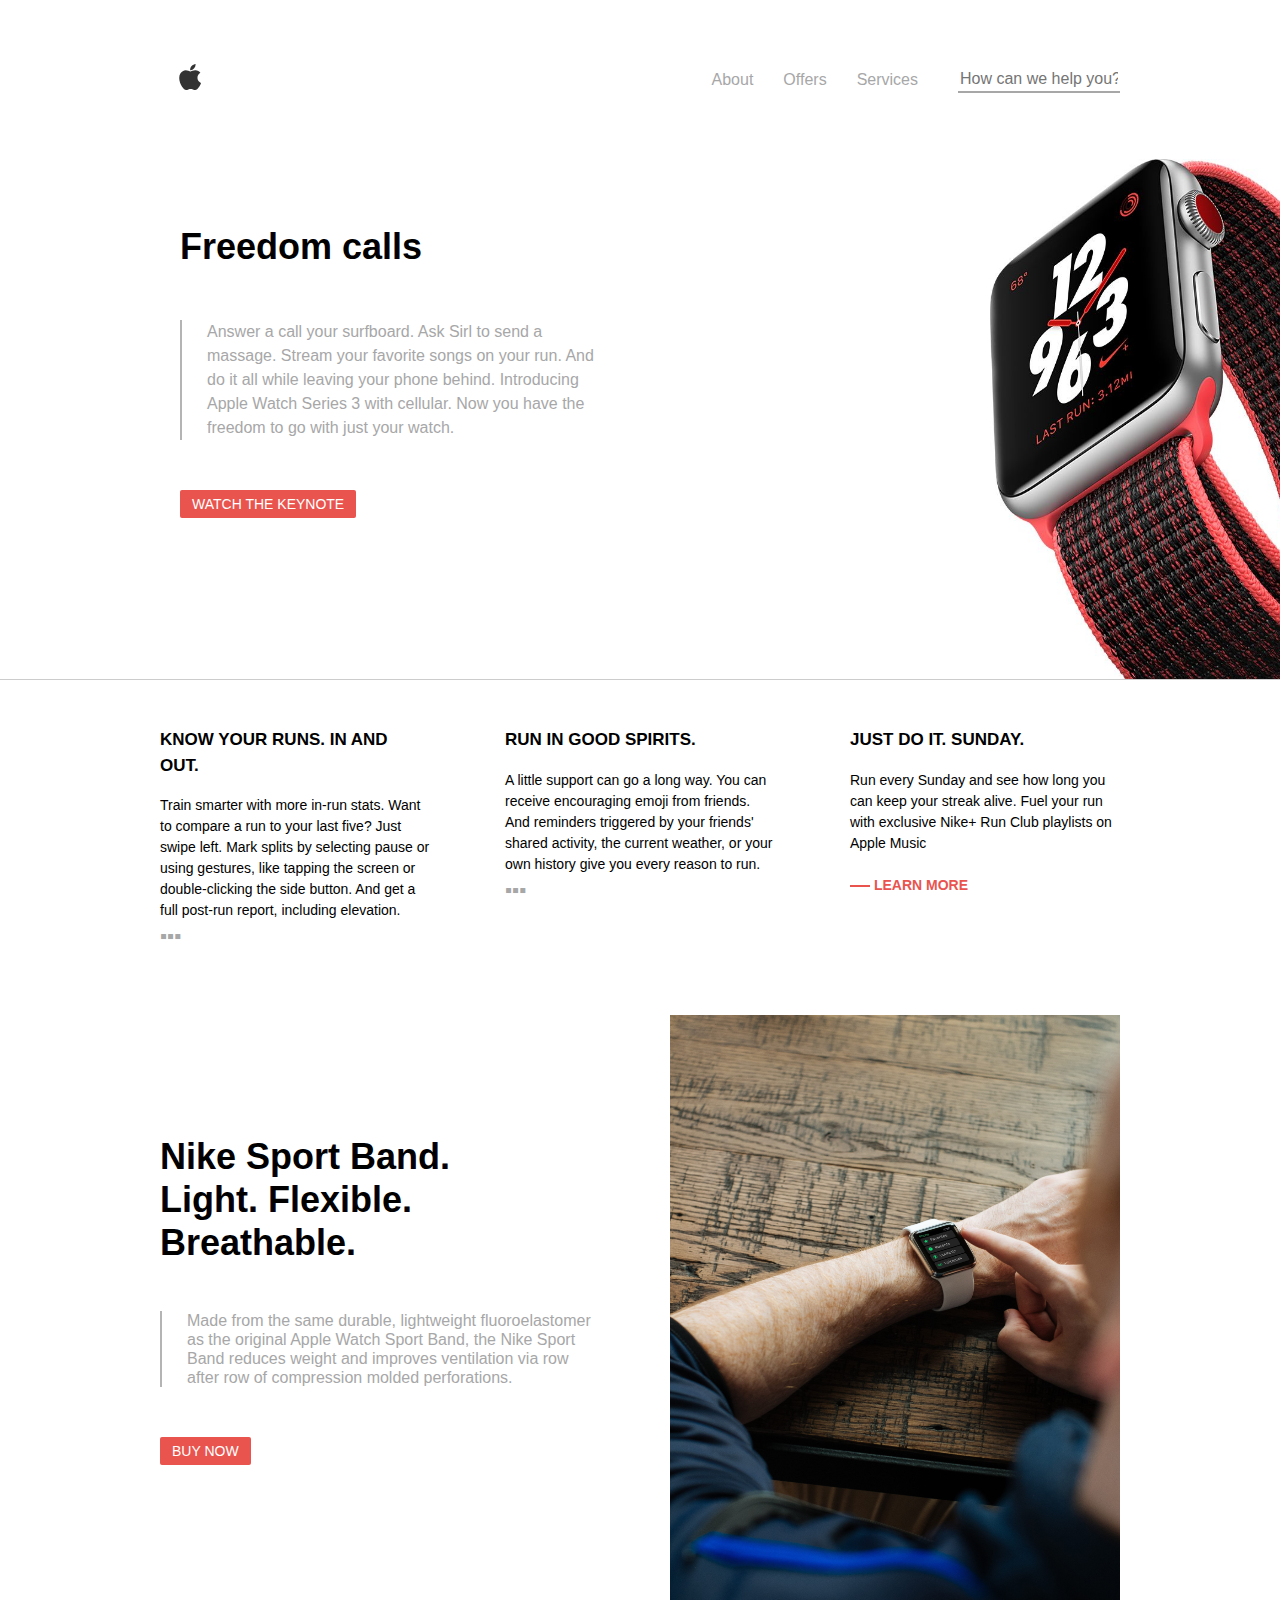
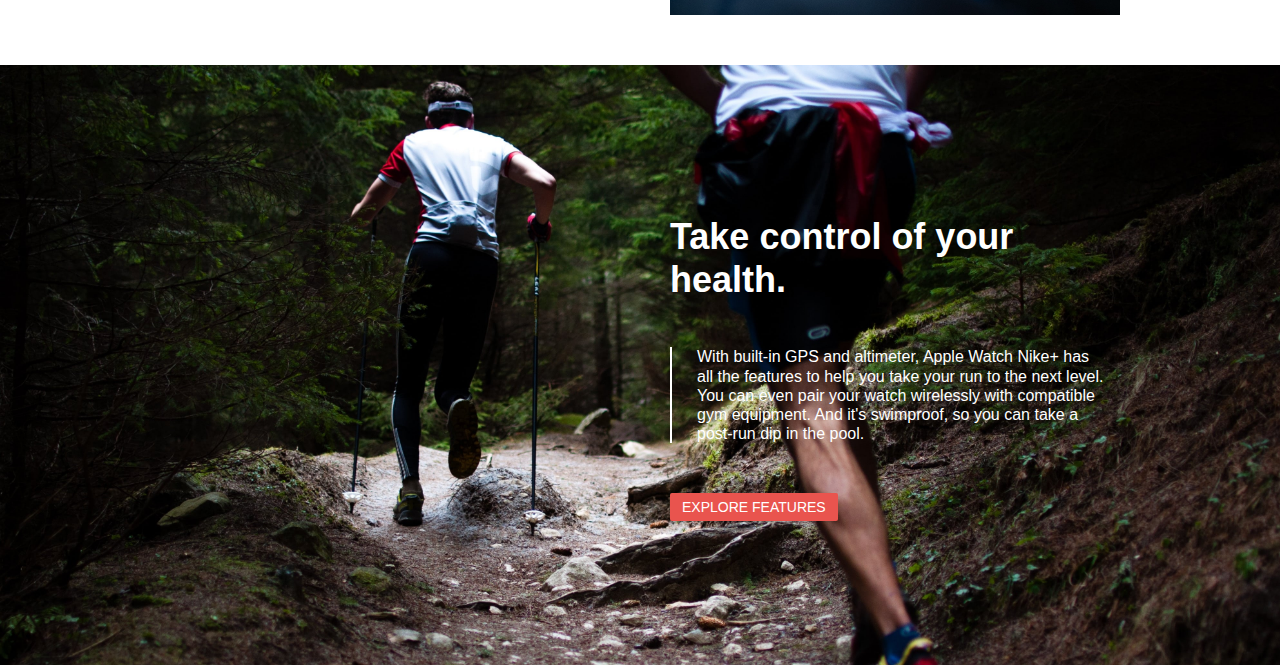
<file: index.html>
<!DOCTYPE html>
<html lang="en">

<head>
  <meta charset="UTF-8">
  <meta http-equiv="X-UA-Compatible" content="IE=edge">
  <meta name="viewport" content="width=device-width, initial-scale=1.0">
  <title>Freedom Calls</title>
  <link rel="stylesheet" href="css/main.css">
</head>

<body>
  <!-- SITE HEADER -->
  <header class="header">
    <div class="container">

      <div class="header__header-wrapper">
        <a class="header__logo-link" href="./mark-zuckerberg.html"><img class="header__logo-img" src="./img/logo.svg"
            alt="apple-logo" width="60" height="60"></a>

        <div class="header__navbar">
          <nav class="header__nav">
            <ul class="header__list">
              <li class="header__item"><a class="header__item-link" href="#">About</a></li>
              <li class="header__item"><a class="header__item-link" href="#">Offers</a></li>
              <li class="header__item"><a class="header__item-link" href="#">Services</a></li>
            </ul>
          </nav>

          <form action="https:/echo.htmlacademy.ru">
            <label for="question">
              <input class="header__input" type="text" name="question" placeholder="How can we help you?"
                autocomplete="off">
            </label>
          </form>
        </div>
      </div>

      <section class="hero-section">
        <div class="container">
          <div class="hero-section__hero-wrapper">
            <h2 class="hero-section__h2">Freedom calls</h2>

            <p class="hero-section__text">Answer a call your surfboard. Ask Sirl to send a massage. Stream your favorite
              songs on your run. And do it all while leaving your phone behind. Introducing Apple Watch Series 3 with
              cellular. Now you have the freedom to go with just your watch.</p>

            <button class="hero-section__button">WATCH THE KEYNOTE</button>
          </div>
        </div>
      </section>

    </div>
  </header>

  <!-- SITE MAIN -->
  <main class="main">
    <section class="section-2">
      <div class="container">
        <div class="section-2__sec2-wrapper">
          <div class="section-2__first-div">
            <h3 class="section-2__h3">KNOW YOUR RUNS. IN AND OUT.</h3>
            <p class="section-2__text-view">Train smarter with more in-run stats. Want to compare a run to your last
              five? Just swipe left. Mark splits by selecting pause or using gestures, like tapping the screen or
              double-clicking the side button. And get a full post-run report, including elevation.<br>
              <span class="section-2__span">▪▪▪</span>
            </p>
          </div>

          <div class="section-2__first-div">
            <h3 class="section-2__h3">RUN IN GOOD SPIRITS.</h3>
            <p class="section-2__text-view">A little support can go a long way. You can receive encouraging emoji from
              friends. And reminders triggered by your friends' shared activity, the current weather, or your own
              history give you every reason to run.<br>
              <span class="section-2__span">▪▪▪</span>
            </p>
          </div>

          <div class="section-2__first-div">
            <h3 class="section-2__h3">JUST DO IT. SUNDAY.</h3>

            <p class="section-2__text-view">Run every Sunday and see how long you can keep your streak alive. Fuel your
              run with exclusive Nike+ Run Club playlists on Apple Music<br><br>
              <a class="section-2__link" href="#"> LEARN MORE</a>
            </p>
          </div>

        </div>
      </div>
    </section>

    <section class="section-3">
      <div class="container">
        <div class="section-3__section3-wrapper">
          <h2 class="section-3__sec3-h2">Nike Sport Band. Light. Flexible. Breathable.</h2>

          <p class="section-3__sec3-text">Made from the same durable, lightweight fluoroelastomer as the original Apple
            Watch Sport Band, the Nike Sport Band reduces weight and improves ventilation via row after row of
            compression molded perforations.</p>

          <button class="section-3__sec3-btn">BUY NOW</button>
        </div>
      </div>
    </section>

    <section class="section-4">
      <div class="container">
        <div class="section-4__wrapper">
          <h2 class="section-4__sec3-h2">Take control of your health.</h2>

          <p class="section-4__sec3-text">With built-in GPS and altimeter, Apple Watch Nike+ has all the features to
            help you take your run to the next level. You can even pair your watch wirelessly with compatible gym
            equipment. And it's swimproof, so you can take a post-run dip in the pool.</p>

          <button class="section-4__sec3-btn">EXPLORE FEATURES</button>

        </div>
      </div>
    </section>


  </main>
</body>

</html>
</file>
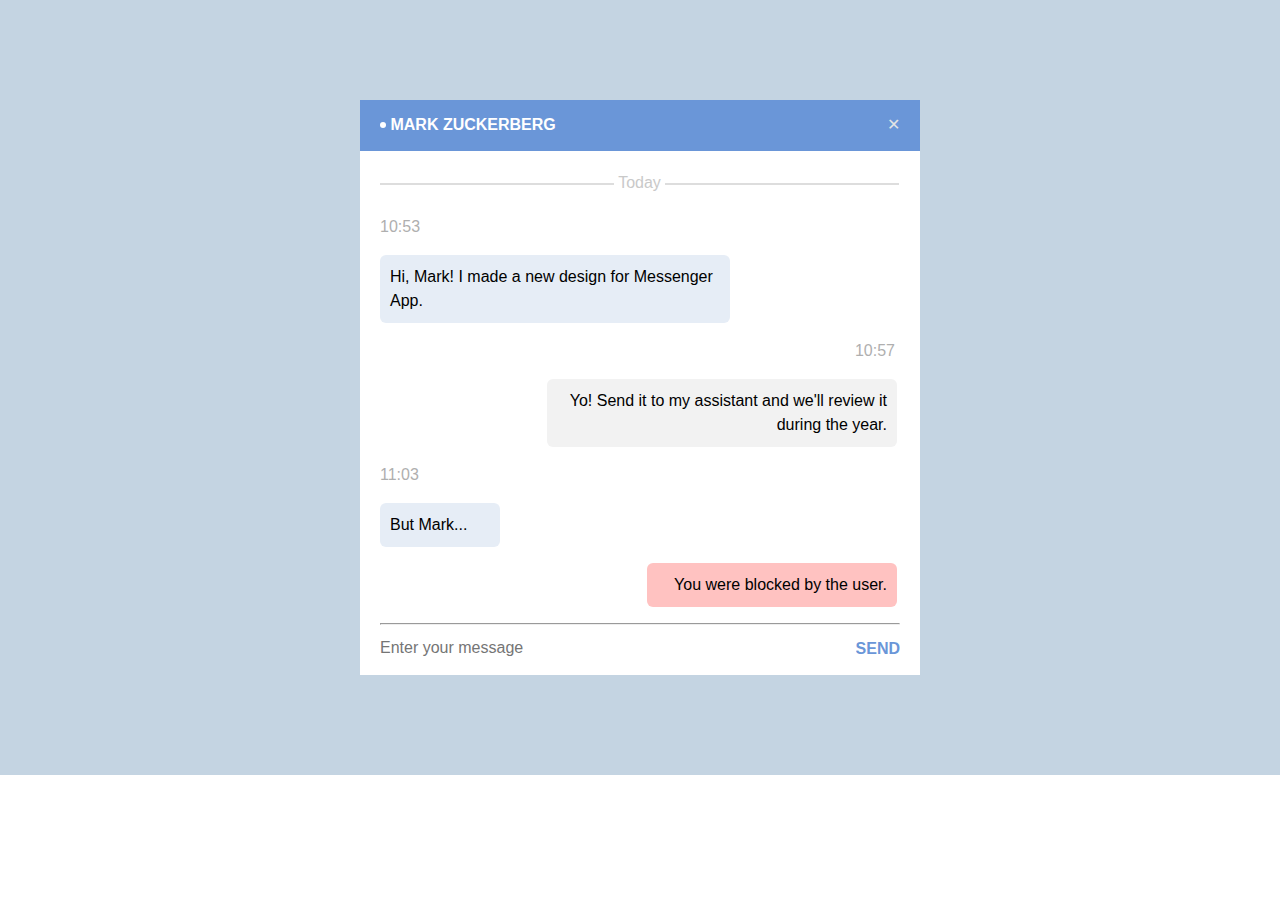
<file: mark-zuckerberg.html>
<!DOCTYPE html>
<html lang="en">

<head>
  <meta charset="UTF-8">
  <meta http-equiv="X-UA-Compatible" content="IE=edge">
  <meta name="viewport" content="width=device-width, initial-scale=1.0">
  <title>MARK ZUCKERBERG</title>
  <link rel="stylesheet" href="css/main.css">
</head>

<body>
  <main class="main-mark">
      <section class="main-section">
        <div class="container-mark">
          <div class="main-section__div1">
            <h2 class="main-section__h2">  <a href="./index.html">MARK ZUCKERBERG</a></h2>
            <span class="main-section__span">✕</span>
          </div>
        </div>
      </section>

      <section class="message-section">
        <div class="container-mark">
          <div class="message-section__div2">
            <span class="message-section__span-to"> Today </span>

            <nav class="message-section__site-nav">
              <ul class="message-section__list">
                <li class="message-section__item">
                  <span class="message-section__span">10:53</span>
                  <p class="message-section__text">Hi, Mark! I made a new design for Messenger App.</p>
                </li>
                
                <li class="message-section__item-brown">
                  <span class="message-section__span1">10:57</span>
                  <p class="message-section__text1">Yo! Send it to my assistant and we'll review it during the year.</p>
                </li>
                
                <li class="message-section__item">
                  <span class="message-section__span">11:03</span>
                  <p class="message-section__text-but">But Mark...</p>
                </li>
                
                <li class="message-section__item-orange">
                  <p class="message-section__text2">You were blocked by the user.</p>
                </li>
              </ul> 
            </nav> 
            
            <hr class="main__hr">
          </div>
        </div>
      </section>


      <section class="form-section">
        <div class="container-mark">
          <div class="form-section__div3">
            <form action="https:/echo.htmlacademy.ru" method="post" target="_blank">
              <textarea class="form-section__textarea" name="message" cols="30" rows="10" placeholder="Enter your message"></textarea>
              <input class="form-section__send" type="submit" value="SEND">
            </form>
          </div>
        </div>
      </section>
  </main>
</body>
</html>
</file>
<file: css/main.css>
/*! normalize.css v8.0.1 | MIT License | github.com/necolas/normalize.css */
/* Document
   ========================================================================== */
/**
 * 1. Correct the line height in all browsers.
 * 2. Prevent adjustments of font size after orientation changes in iOS.
 */
html {
  line-height: 1.15;
  /* 1 */
  -webkit-text-size-adjust: 100%;
  /* 2 */
}

/* Sections
   ========================================================================== */
/**
 * Remove the margin in all browsers.
 */
body {
  margin: 0;
}

/**
 * Render the `main` element consistently in IE.
 */
main {
  display: block;
}

/**
 * Correct the font size and margin on `h1` elements within `section` and
 * `article` contexts in Chrome, Firefox, and Safari.
 */
h1 {
  font-size: 2em;
  margin: 0.67em 0;
}

/* Grouping content
   ========================================================================== */
/**
 * 1. Add the correct box sizing in Firefox.
 * 2. Show the overflow in Edge and IE.
 */
hr {
  -webkit-box-sizing: content-box;
          box-sizing: content-box;
  /* 1 */
  height: 0;
  /* 1 */
  overflow: visible;
  /* 2 */
}

/**
 * 1. Correct the inheritance and scaling of font size in all browsers.
 * 2. Correct the odd `em` font sizing in all browsers.
 */
pre {
  font-family: monospace, monospace;
  /* 1 */
  font-size: 1em;
  /* 2 */
}

/* Text-level semantics
   ========================================================================== */
/**
 * Remove the gray background on active links in IE 10.
 */
a {
  background-color: transparent;
}

/**
 * 1. Remove the bottom border in Chrome 57-
 * 2. Add the correct text decoration in Chrome, Edge, IE, Opera, and Safari.
 */
abbr[title] {
  border-bottom: none;
  /* 1 */
  text-decoration: underline;
  /* 2 */
  -webkit-text-decoration: underline dotted;
          text-decoration: underline dotted;
  /* 2 */
}

/**
 * Add the correct font weight in Chrome, Edge, and Safari.
 */
b,
strong {
  font-weight: bolder;
}

/**
 * 1. Correct the inheritance and scaling of font size in all browsers.
 * 2. Correct the odd `em` font sizing in all browsers.
 */
code,
kbd,
samp {
  font-family: monospace, monospace;
  /* 1 */
  font-size: 1em;
  /* 2 */
}

/**
 * Add the correct font size in all browsers.
 */
small {
  font-size: 80%;
}

/**
 * Prevent `sub` and `sup` elements from affecting the line height in
 * all browsers.
 */
sub,
sup {
  font-size: 75%;
  line-height: 0;
  position: relative;
  vertical-align: baseline;
}

sub {
  bottom: -0.25em;
}

sup {
  top: -0.5em;
}

/* Embedded content
   ========================================================================== */
/**
 * Remove the border on images inside links in IE 10.
 */
img {
  border-style: none;
}

/* Forms
   ========================================================================== */
/**
 * 1. Change the font styles in all browsers.
 * 2. Remove the margin in Firefox and Safari.
 */
button,
input,
optgroup,
select,
textarea {
  font-family: inherit;
  /* 1 */
  font-size: 100%;
  /* 1 */
  line-height: 1.15;
  /* 1 */
  margin: 0;
  /* 2 */
}

/**
 * Show the overflow in IE.
 * 1. Show the overflow in Edge.
 */
button,
input {
  /* 1 */
  overflow: visible;
}

/**
 * Remove the inheritance of text transform in Edge, Firefox, and IE.
 * 1. Remove the inheritance of text transform in Firefox.
 */
button,
select {
  /* 1 */
  text-transform: none;
}

/**
 * Correct the inability to style clickable types in iOS and Safari.
 */
button,
[type="button"],
[type="reset"],
[type="submit"] {
  -webkit-appearance: button;
}

/**
 * Remove the inner border and padding in Firefox.
 */
button::-moz-focus-inner,
[type="button"]::-moz-focus-inner,
[type="reset"]::-moz-focus-inner,
[type="submit"]::-moz-focus-inner {
  border-style: none;
  padding: 0;
}

/**
 * Restore the focus styles unset by the previous rule.
 */
button:-moz-focusring,
[type="button"]:-moz-focusring,
[type="reset"]:-moz-focusring,
[type="submit"]:-moz-focusring {
  outline: 1px dotted ButtonText;
}

/**
 * Correct the padding in Firefox.
 */
fieldset {
  padding: 0.35em 0.75em 0.625em;
}

/**
 * 1. Correct the text wrapping in Edge and IE.
 * 2. Correct the color inheritance from `fieldset` elements in IE.
 * 3. Remove the padding so developers are not caught out when they zero out
 *    `fieldset` elements in all browsers.
 */
legend {
  -webkit-box-sizing: border-box;
          box-sizing: border-box;
  /* 1 */
  color: inherit;
  /* 2 */
  display: table;
  /* 1 */
  max-width: 100%;
  /* 1 */
  padding: 0;
  /* 3 */
  white-space: normal;
  /* 1 */
}

/**
 * Add the correct vertical alignment in Chrome, Firefox, and Opera.
 */
progress {
  vertical-align: baseline;
}

/**
 * Remove the default vertical scrollbar in IE 10+.
 */
textarea {
  overflow: auto;
}

/**
 * 1. Add the correct box sizing in IE 10.
 * 2. Remove the padding in IE 10.
 */
[type="checkbox"],
[type="radio"] {
  -webkit-box-sizing: border-box;
          box-sizing: border-box;
  /* 1 */
  padding: 0;
  /* 2 */
}

/**
 * Correct the cursor style of increment and decrement buttons in Chrome.
 */
[type="number"]::-webkit-inner-spin-button,
[type="number"]::-webkit-outer-spin-button {
  height: auto;
}

/**
 * 1. Correct the odd appearance in Chrome and Safari.
 * 2. Correct the outline style in Safari.
 */
[type="search"] {
  -webkit-appearance: textfield;
  /* 1 */
  outline-offset: -2px;
  /* 2 */
}

/**
 * Remove the inner padding in Chrome and Safari on macOS.
 */
[type="search"]::-webkit-search-decoration {
  -webkit-appearance: none;
}

/**
 * 1. Correct the inability to style clickable types in iOS and Safari.
 * 2. Change font properties to `inherit` in Safari.
 */
::-webkit-file-upload-button {
  -webkit-appearance: button;
  /* 1 */
  font: inherit;
  /* 2 */
}

/* Interactive
   ========================================================================== */
/*
 * Add the correct display in Edge, IE 10+, and Firefox.
 */
details {
  display: block;
}

/*
 * Add the correct display in all browsers.
 */
summary {
  display: list-item;
}

/* Misc
   ========================================================================== */
/**
 * Add the correct display in IE 10+.
 */
template {
  display: none;
}

/**
 * Add the correct display in IE 10.
 */
[hidden] {
  display: none;
}

* {
  -webkit-box-sizing: border-box;
          box-sizing: border-box;
}

html {
  -webkit-box-sizing: border-box;
          box-sizing: border-box;
  height: 100%;
  scroll-behavior: smooth;
}

body {
  font-family: "Segoe UI",sans-serif;
  height: 100%;
  line-height: 1.5;
  margin: 0;
  padding: 0;
}

.container {
  max-width: 1000px;
  margin-left: auto;
  margin-right: auto;
  padding-left: 20px;
  padding-right: 20px;
}

.container-mark {
  max-width: 600px;
  margin-left: auto;
  margin-right: auto;
  padding-left: 20px;
  padding-right: 20px;
}

*, *::before, *::after {
  -webkit-box-sizing: inherit;
          box-sizing: inherit;
}

.header {
  height: 680px;
  background-image: url("../../img/watches.jpg");
  background-repeat: no-repeat;
  background-size: cover;
  background-position: calc(50% + 600px) bottom;
  background-size: 500px 520px;
  border-bottom: 1px solid rgba(0, 0, 0, 0.2);
}

.header__header-wrapper {
  display: -webkit-box;
  display: -ms-flexbox;
  display: flex;
  -webkit-box-align: center;
      -ms-flex-align: center;
          align-items: center;
  -webkit-box-pack: justify;
      -ms-flex-pack: justify;
          justify-content: space-between;
  padding-top: 50px;
  padding-bottom: 50px;
}

.header__logo-link {
  margin: 0;
  padding: 0;
  display: inline-block;
}

.header__logo-img {
  display: block;
  margin: 0;
  padding: 0;
  width: 60px;
  height: 60px;
}

.header__navbar {
  display: -webkit-box;
  display: -ms-flexbox;
  display: flex;
  -webkit-box-align: center;
      -ms-flex-align: center;
          align-items: center;
  -webkit-box-pack: justify;
      -ms-flex-pack: justify;
          justify-content: space-between;
}

.header__list {
  display: -webkit-box;
  display: -ms-flexbox;
  display: flex;
  -webkit-box-align: center;
      -ms-flex-align: center;
          align-items: center;
  -webkit-box-pack: justify;
      -ms-flex-pack: justify;
          justify-content: space-between;
  margin: 0;
  padding: 0;
  list-style-type: none;
  margin-right: 40px;
}

.header__item {
  margin: 0;
  padding: 0;
  margin-left: 30px;
  position: relative;
  display: inline;
}

.header__item-link {
  color: #A7A7A8;
  text-decoration: none;
}

.header__item-link::before {
  content: '';
  position: absolute;
  left: 50%;
  bottom: -2px;
  width: 0px;
  height: 2px;
  background: #8d8d8d;
  -webkit-transition: all 0.3s;
  transition: all 0.3s;
}

.header__item-link:hover::before {
  width: 100%;
  left: 0;
}

.header__input {
  width: 162px;
  border: none;
  padding-bottom: 3px;
  border-bottom: 2px solid #A7A7A8;
}

.header__input:focus {
  outline: none;
  border: none;
  border-bottom: 2px solid #8d8d8d;
}

.hero-section {
  margin-top: 60px;
}

.hero-section__h2 {
  font-size: 36px;
  margin: 0;
  padding: 0;
  padding-bottom: 30px;
}

.hero-section__text {
  max-width: 435px;
  color: #A7A7A8;
  border-left: 2px solid #b4b4b4;
  padding-left: 25px;
  margin-bottom: 50px;
}

.hero-section__button {
  padding: 6px 12px;
  margin: 0;
  font-size: 14px;
  background-color: #E9544E;
  color: #fff;
  border: none;
  border-radius: 2px;
  -webkit-transition: color 0.3s ease, background-color 0.3s ease;
  transition: color 0.3s ease, background-color 0.3s ease;
}

.hero-section__button:hover {
  background-color: #b93a36;
  color: #fff;
}

.section-2 {
  padding-top: 30px;
}

.section-2__sec2-wrapper {
  display: -webkit-box;
  display: -ms-flexbox;
  display: flex;
  -webkit-box-align: top;
      -ms-flex-align: top;
          align-items: top;
  -webkit-box-pack: justify;
      -ms-flex-pack: justify;
          justify-content: space-between;
}

.section-2__first-div {
  width: 270px;
}

.section-2__h3 {
  font-size: 17px;
}

.section-2__text-view {
  font-size: 14px;
}

.section-2__span {
  font-size: 20px;
  color: #A7A7A8;
}

.section-2__link {
  text-decoration: none;
  color: #E9544E;
  font-weight: bold;
  font-size: 14px;
}

.section-2__link::before {
  content: "";
  display: inline-block;
  width: 20px;
  height: 2px;
  background-color: #E9544E;
  -webkit-transition: all 0.3s;
  transition: all 0.3s;
  text-align: center;
  margin-bottom: 3px;
}

.section-2__link:hover:before {
  width: 35px;
  height: 2px;
  margin-bottom: 3px;
}

.section-3__section3-wrapper {
  width: 100%;
  height: 600px;
  background-image: url("../../img/preview.jpg");
  background-repeat: no-repeat;
  background-position: right center;
  background-size: 450px 600px;
  padding-top: 120px;
  margin-top: 50px;
  margin-bottom: 50px;
}

.section-3__sec3-h2 {
  width: 370px;
  font-size: 36px;
  margin: 0;
  padding: 0;
  padding-bottom: 30px;
  line-height: 1.2;
}

.section-3__sec3-text {
  max-width: 435px;
  color: #A7A7A8;
  border-left: 2px solid #b4b4b4;
  padding-left: 25px;
  margin-bottom: 50px;
  line-height: 1.2;
}

.section-3__sec3-btn {
  padding: 6px 12px;
  margin: 0;
  font-size: 14px;
  background-color: #E9544E;
  color: #fff;
  border: none;
  border-radius: 2px;
  -webkit-transition: color 0.3s ease, background-color 0.3s ease;
  transition: color 0.3s ease, background-color 0.3s ease;
}

.section-3__sec3-btn:hover {
  background-color: #b93a36;
  color: #fff;
}

.section-4 {
  height: 600px;
  background-image: url("../../img/runners.jpg");
  background-repeat: no-repeat;
  background-size: cover;
}

.section-4__wrapper {
  padding-left: 510px;
  padding-top: 150px;
}

.section-4__sec3-h2 {
  width: 370px;
  font-size: 36px;
  margin: 0;
  padding: 0;
  padding-bottom: 30px;
  line-height: 1.2;
  color: #fff;
}

.section-4__sec3-text {
  max-width: 435px;
  color: #fff;
  border-left: 2px solid #fff;
  padding-left: 25px;
  margin-bottom: 50px;
  line-height: 1.2;
}

.section-4__sec3-btn {
  padding: 6px 12px;
  margin: 0;
  font-size: 14px;
  background-color: #E9544E;
  color: #fff;
  border: none;
  border-radius: 2px;
  -webkit-transition: color 0.3s ease, background-color 0.3s ease;
  transition: color 0.3s ease, background-color 0.3s ease;
}

.section-4__sec3-btn:hover {
  background-color: #b93a36;
  color: #fff;
}

.main-mark {
  background-color: #C4D4E2;
  padding-top: 100px;
  padding-bottom: 100px;
}

.main-section__div1 {
  background-color: #6A96D8;
  padding-left: 20px;
  padding-right: 20px;
  display: -webkit-box;
  display: -ms-flexbox;
  display: flex;
  -webkit-box-align: center;
      -ms-flex-align: center;
          align-items: center;
  -webkit-box-pack: justify;
      -ms-flex-pack: justify;
          justify-content: space-between;
}

a {
  text-decoration: none;
  font-size: 16px;
  color: #fff;
}

.main-section__h2 {
  font-size: 16px;
  color: #fff;
  cursor: pointer;
}

.main-section__h2::before {
  display: inline-block;
  content: "";
  width: 6px;
  height: 6px;
  border-radius: 10px;
  background-color: #fff;
  margin-bottom: 2.5px;
}

.main-section__span {
  color: #e4e4e4;
  cursor: pointer;
  -webkit-transition: all 0.2s;
  transition: all 0.2s;
}

.main-section__span:hover {
  color: #fff;
}

.message-section__div2 {
  background-color: #ffffff;
  padding-left: 20px;
  padding-right: 20px;
}

.message-section__span-to {
  display: block;
  color: #c9c9c9;
  padding-top: 20px;
  padding-bottom: 20px;
  cursor: pointer;
}

.message-section__span-to::before {
  content: "";
  display: inline-block;
  width: 234px;
  height: 2px;
  background-color: #DDDDDD;
  margin-bottom: 2.5px;
}

.message-section__span-to::after {
  content: "";
  display: inline-block;
  width: 234px;
  height: 2px;
  background-color: #DDDDDD;
  margin-bottom: 2.5px;
}

.message-section__span-to:hover {
  color: #969696;
}

.message-section__list {
  margin: 0;
  padding: 0;
  list-style-type: none;
  margin-right: 40px;
}

.message-section__span {
  color: #afafaf;
}

.message-section__span1 {
  color: #afafaf;
  margin-right: -35px;
}

.message-section__text {
  padding: 10px 10px;
  background-color: #E6EDF6;
  width: 350px;
  border-radius: 6px;
}

.message-section__text-but {
  padding: 10px 10px;
  background-color: #E6EDF6;
  width: 120px;
  border-radius: 6px;
}

.message-section__text1 {
  padding: 10px 10px;
  background-color: #F2F2F2;
  width: 350px;
  border-radius: 6px;
}

.message-section__text2 {
  padding: 10px 10px;
  background-color: #FFC2C1;
  width: 250px;
  border-radius: 6px;
}

.message-section__item-brown {
  text-align: right;
  margin-left: 167px;
}

.message-section__item-orange {
  width: 200px;
  text-align: right;
  margin-left: 267px;
}

.main__hr {
  margin: 0;
}

.form-section__div3 {
  background-color: #fff;
  padding-left: 20px;
  padding-right: 20px;
  height: 50px;
}

.form-section__textarea {
  padding: 10px 0px 10px 0px;
  border: none;
  resize: none;
  height: 41px;
  display: inline-block;
  width: 478px;
}

.form-section__textarea:focus {
  outline: none;
  border: none;
}

form {
  display: -webkit-box;
  display: -ms-flexbox;
  display: flex;
  -webkit-box-align: center;
      -ms-flex-align: center;
          align-items: center;
  -webkit-box-pack: start;
      -ms-flex-pack: start;
          justify-content: start;
  height: 50px;
}

.form-section__send {
  border: none;
  background-color: #fff;
  padding: 5px 0px;
  color: #6A96D8;
  font-weight: bold;
}
</file>
